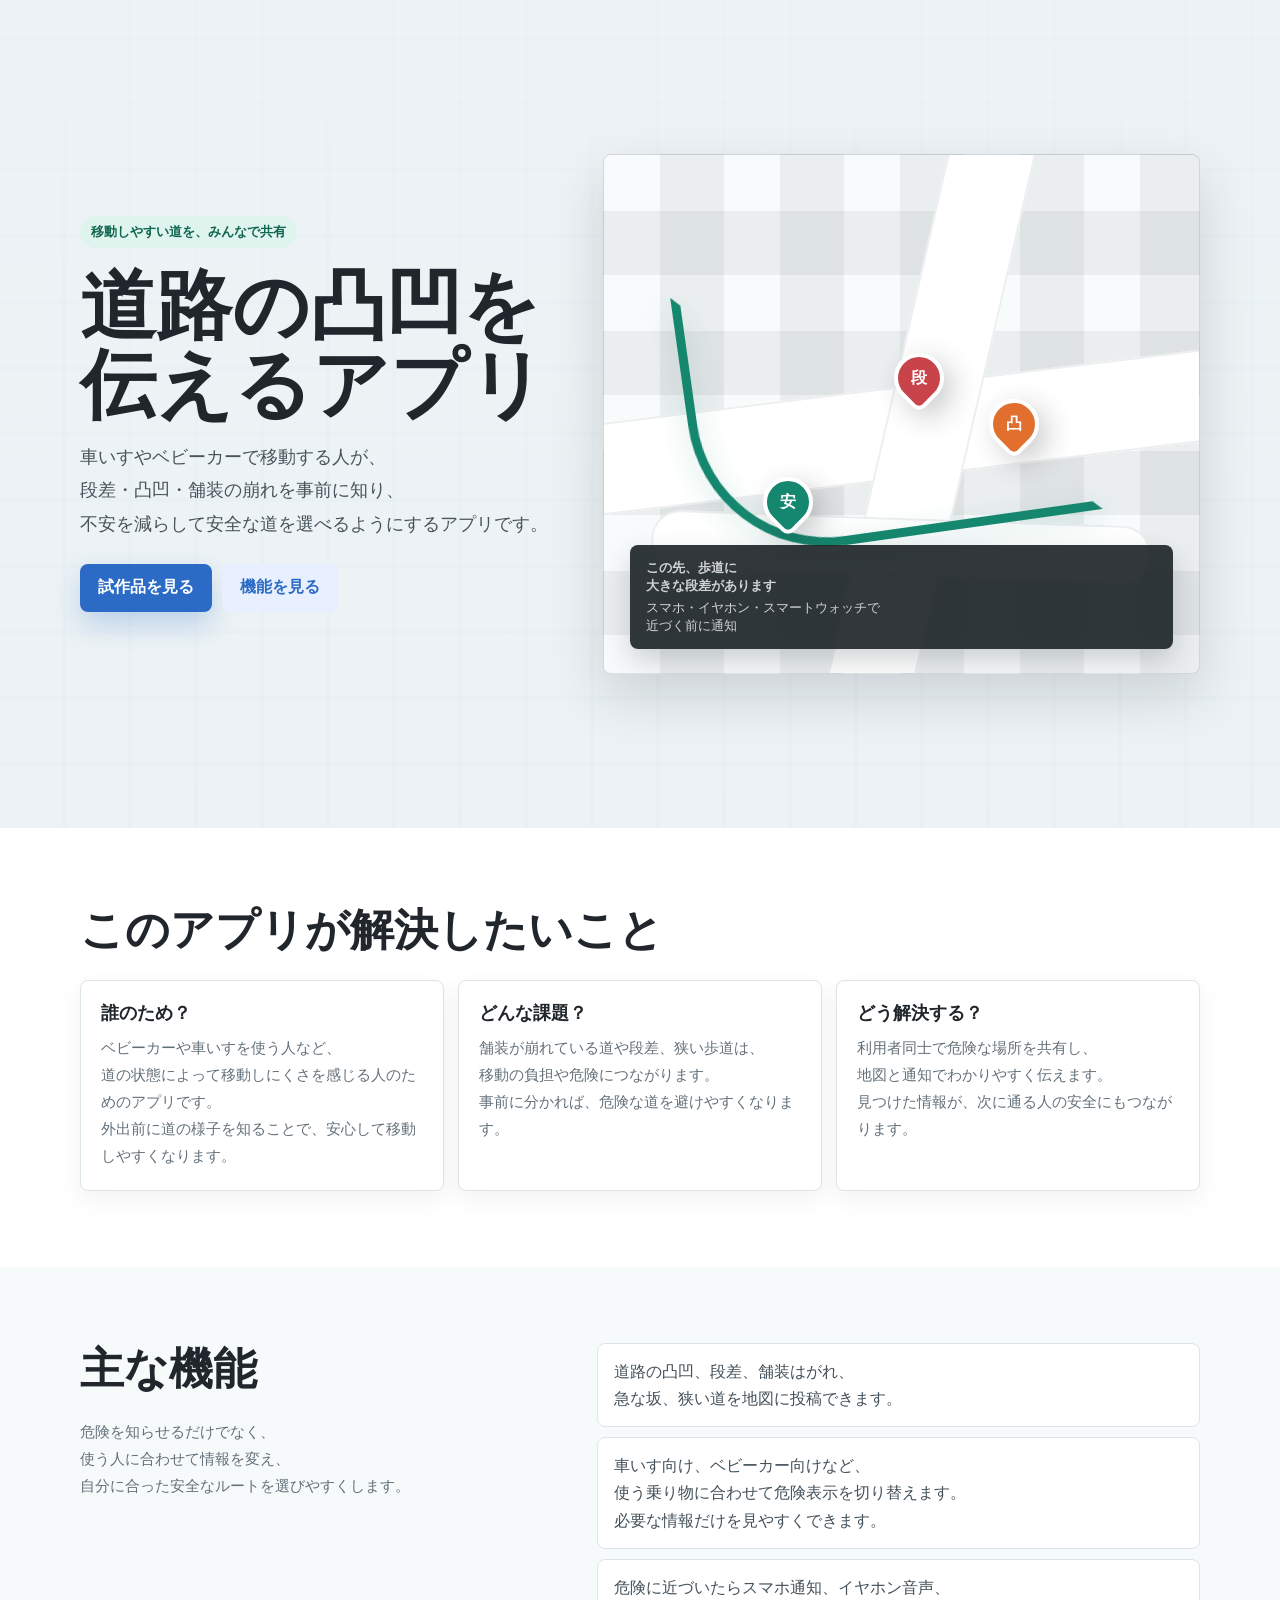
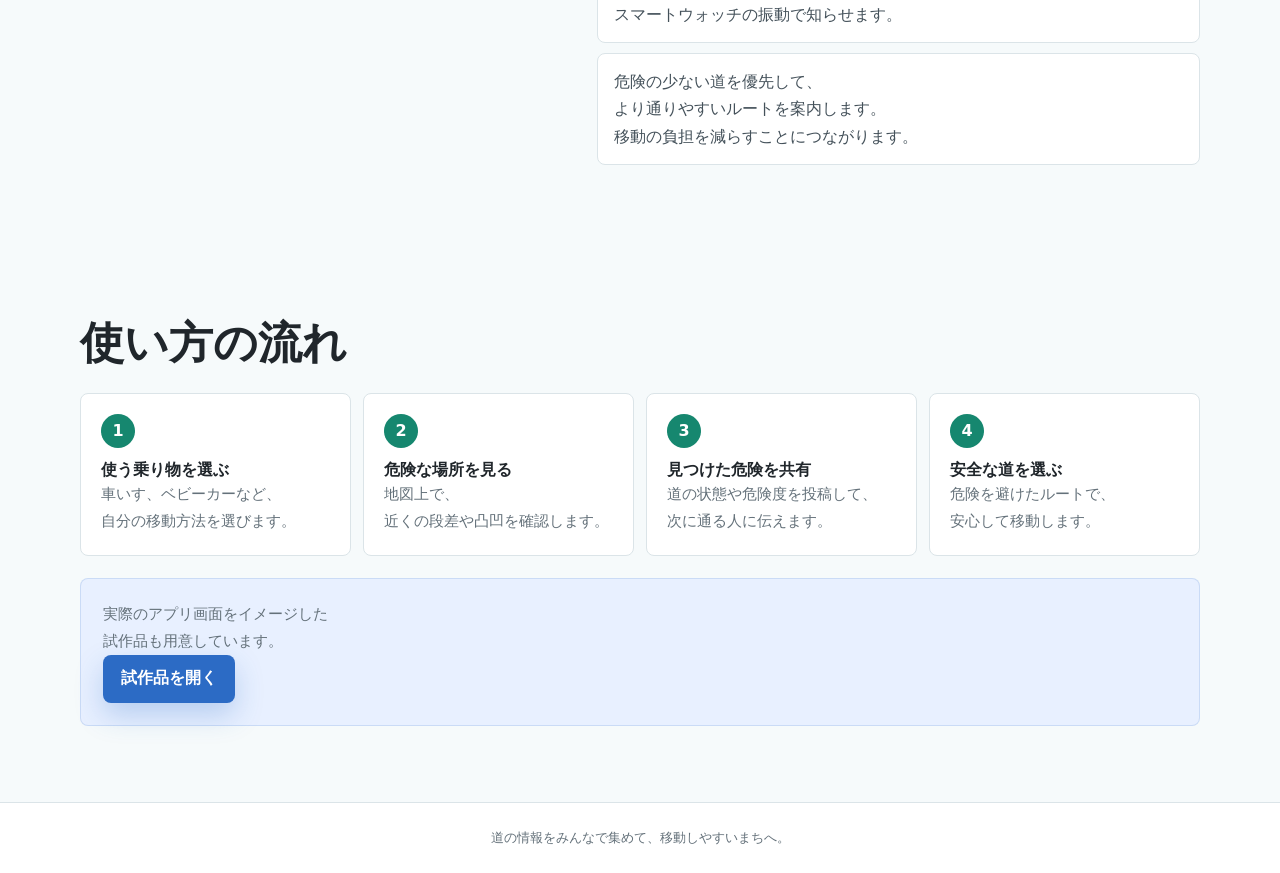
<file: road-safety-intro-site.html>
<!doctype html>
<html lang="ja">
<head>
  <meta charset="utf-8">
  <meta name="viewport" content="width=device-width, initial-scale=1">
  <title>道路の凸凹を伝えるアプリ</title>
  <style>
    :root {
      --ink: #20262b;
      --muted: #64717a;
      --line: #dbe4e8;
      --paper: #ffffff;
      --bg: #eef4f6;
      --green: #16876f;
      --green-soft: #dff4ed;
      --blue: #2c6bc5;
      --blue-soft: #e8f0ff;
      --orange: #e36f2f;
      --red: #c9434b;
      --shadow: 0 22px 54px rgba(32, 38, 43, 0.16);
    }

    * {
      box-sizing: border-box;
    }

    body {
      margin: 0;
      font-family: "Yu Gothic", "Hiragino Kaku Gothic ProN", Meiryo, system-ui, sans-serif;
      color: var(--ink);
      background: var(--bg);
    }

    .hero {
      min-height: 92vh;
      display: grid;
      align-items: center;
      padding: 28px;
      background:
        linear-gradient(rgba(238, 244, 246, 0.88), rgba(238, 244, 246, 0.76)),
        repeating-linear-gradient(90deg, transparent 0 62px, rgba(44, 107, 197, 0.08) 62px 66px),
        repeating-linear-gradient(0deg, transparent 0 62px, rgba(44, 107, 197, 0.08) 62px 66px),
        #e7eef2;
      overflow: hidden;
    }

    .hero-inner {
      width: min(1120px, 100%);
      margin: 0 auto;
      display: grid;
      grid-template-columns: minmax(0, 0.9fr) minmax(360px, 1.1fr);
      gap: 34px;
      align-items: center;
    }

    .eyebrow {
      display: inline-flex;
      width: fit-content;
      min-height: 32px;
      align-items: center;
      padding: 0 11px;
      border-radius: 999px;
      color: #0f654f;
      background: var(--green-soft);
      font-size: 13px;
      font-weight: 800;
    }

    h1 {
      margin: 18px 0 16px;
      font-size: clamp(40px, 7vw, 76px);
      line-height: 1.04;
      letter-spacing: 0;
    }

    .lead {
      margin: 0 0 24px;
      max-width: 34em;
      color: #47545c;
      font-size: 18px;
      line-height: 1.85;
    }

    .line {
      display: block;
    }

    .actions {
      display: flex;
      gap: 10px;
      flex-wrap: wrap;
    }

    .button {
      display: inline-flex;
      min-height: 48px;
      align-items: center;
      justify-content: center;
      padding: 0 18px;
      border-radius: 8px;
      color: #fff;
      background: var(--blue);
      text-decoration: none;
      font-weight: 800;
      box-shadow: 0 12px 28px rgba(44, 107, 197, 0.26);
    }

    .button.secondary {
      color: var(--blue);
      background: var(--blue-soft);
      box-shadow: none;
    }

    .map-visual {
      position: relative;
      min-height: 520px;
      border-radius: 8px;
      background:
        linear-gradient(90deg, transparent 0 56px, rgba(32, 38, 43, 0.06) 56px 60px),
        linear-gradient(transparent 0 56px, rgba(32, 38, 43, 0.06) 56px 60px),
        #f8fbfc;
      background-size: 120px 120px;
      box-shadow: var(--shadow);
      border: 1px solid rgba(32, 38, 43, 0.12);
      overflow: hidden;
    }

    .road {
      position: absolute;
      border-radius: 999px;
      background: #fff;
      box-shadow: inset 0 0 0 2px rgba(32, 38, 43, 0.08);
    }

    .road.one {
      left: -12%;
      right: -8%;
      top: 45%;
      height: 92px;
      transform: rotate(-7deg);
    }

    .road.two {
      left: 48%;
      top: -14%;
      width: 86px;
      height: 128%;
      transform: rotate(13deg);
    }

    .road.three {
      left: 8%;
      right: 8%;
      top: 70%;
      height: 58px;
      transform: rotate(2deg);
    }

    .safe-line {
      position: absolute;
      left: 14%;
      top: 22%;
      width: 67%;
      height: 52%;
      border: 9px solid transparent;
      border-left-color: var(--green);
      border-bottom-color: var(--green);
      border-radius: 0 0 0 140px;
      transform: rotate(-8deg);
      filter: drop-shadow(0 8px 14px rgba(22, 135, 111, 0.24));
    }

    .pin {
      position: absolute;
      width: 50px;
      height: 50px;
      display: grid;
      place-items: center;
      border-radius: 50% 50% 50% 9px;
      transform: translate(-50%, -50%) rotate(-45deg);
      color: #fff;
      border: 4px solid #fff;
      font-weight: 900;
      box-shadow: 0 12px 28px rgba(32, 38, 43, 0.24);
    }

    .pin span {
      transform: rotate(45deg);
    }

    .pin.red { background: var(--red); left: 53%; top: 43%; }
    .pin.orange { background: var(--orange); left: 69%; top: 52%; }
    .pin.green { background: var(--green); left: 31%; top: 67%; }

    .notice {
      position: absolute;
      left: 26px;
      right: 26px;
      bottom: 24px;
      display: grid;
      gap: 4px;
      padding: 14px 16px;
      border-radius: 8px;
      color: #fff;
      background: rgba(32, 38, 43, 0.92);
      box-shadow: 0 12px 28px rgba(32, 38, 43, 0.2);
    }

    .notice strong {
      font-size: 16px;
    }

    .notice span {
      color: rgba(255, 255, 255, 0.78);
      font-size: 13px;
    }

    section {
      padding: 76px 28px;
      background: var(--paper);
    }

    section.alt {
      background: #f6fafb;
    }

    .wrap {
      width: min(1120px, 100%);
      margin: 0 auto;
    }

    .section-title {
      margin: 0 0 24px;
      font-size: clamp(28px, 4vw, 44px);
      line-height: 1.18;
      letter-spacing: 0;
    }

    .grid {
      display: grid;
      grid-template-columns: repeat(3, 1fr);
      gap: 14px;
    }

    .card {
      min-height: 190px;
      padding: 20px;
      border-radius: 8px;
      border: 1px solid var(--line);
      background: #fff;
      box-shadow: 0 8px 24px rgba(32, 38, 43, 0.06);
    }

    .card b {
      display: block;
      margin-bottom: 10px;
      font-size: 18px;
    }

    .card p,
    .text {
      margin: 0;
      color: var(--muted);
      font-size: 15px;
      line-height: 1.8;
    }

    .flow {
      display: grid;
      grid-template-columns: repeat(4, 1fr);
      gap: 12px;
      counter-reset: step;
    }

    .step {
      position: relative;
      min-height: 150px;
      padding: 20px;
      border-radius: 8px;
      background: #fff;
      border: 1px solid var(--line);
    }

    .step::before {
      counter-increment: step;
      content: counter(step);
      display: grid;
      place-items: center;
      width: 34px;
      height: 34px;
      margin-bottom: 12px;
      border-radius: 50%;
      color: #fff;
      background: var(--green);
      font-weight: 900;
    }

    .two-col {
      display: grid;
      grid-template-columns: 0.9fr 1.1fr;
      gap: 24px;
      align-items: start;
    }

    .feature-list {
      display: grid;
      gap: 10px;
      margin: 0;
      padding: 0;
      list-style: none;
    }

    .feature-list li {
      padding: 14px 16px;
      border-radius: 8px;
      background: #fff;
      border: 1px solid var(--line);
      color: #44515a;
      line-height: 1.7;
    }

    .demo-link {
      margin-top: 22px;
      padding: 22px;
      border-radius: 8px;
      background: var(--blue-soft);
      border: 1px solid rgba(44, 107, 197, 0.16);
    }

    footer {
      padding: 26px 28px;
      color: var(--muted);
      background: #fff;
      border-top: 1px solid var(--line);
      text-align: center;
      font-size: 13px;
    }

    @media (max-width: 900px) {
      .hero-inner,
      .two-col,
      .grid,
      .flow {
        grid-template-columns: 1fr;
      }

      .map-visual {
        min-height: 460px;
      }
    }

    @media (max-width: 560px) {
      .hero,
      section {
        padding-left: 16px;
        padding-right: 16px;
      }

      .hero {
        padding-top: 20px;
      }

      .map-visual {
        min-height: 390px;
      }

      .notice {
        left: 14px;
        right: 14px;
      }
    }
  </style>
</head>
<body>
  <header class="hero">
    <div class="hero-inner">
      <div>
        <span class="eyebrow">移動しやすい道を、みんなで共有</span>
        <h1>道路の凸凹を伝えるアプリ</h1>
        <p class="lead">
          <span class="line">車いすやベビーカーで移動する人が、</span>
          <span class="line">段差・凸凹・舗装の崩れを事前に知り、</span>
          <span class="line">不安を減らして安全な道を選べるようにするアプリです。</span>
        </p>
        <div class="actions">
          <a class="button" href="road-safety-map-app.html">試作品を見る</a>
          <a class="button secondary" href="#features">機能を見る</a>
        </div>
      </div>

      <div class="map-visual" aria-label="アプリの地図イメージ">
        <div class="road one"></div>
        <div class="road two"></div>
        <div class="road three"></div>
        <div class="safe-line"></div>
        <div class="pin red"><span>段</span></div>
        <div class="pin orange"><span>凸</span></div>
        <div class="pin green"><span>安</span></div>
        <div class="notice">
          <strong>
            <span class="line">この先、歩道に</span>
            <span class="line">大きな段差があります</span>
          </strong>
          <span>
            <span class="line">スマホ・イヤホン・スマートウォッチで</span>
            <span class="line">近づく前に通知</span>
          </span>
        </div>
      </div>
    </div>
  </header>

  <section>
    <div class="wrap">
      <h2 class="section-title">このアプリが解決したいこと</h2>
      <div class="grid">
        <article class="card">
          <b>誰のため？</b>
          <p>
            <span class="line">ベビーカーや車いすを使う人など、</span>
            <span class="line">道の状態によって移動しにくさを感じる人のためのアプリです。</span>
            <span class="line">外出前に道の様子を知ることで、安心して移動しやすくなります。</span>
          </p>
        </article>
        <article class="card">
          <b>どんな課題？</b>
          <p>
            <span class="line">舗装が崩れている道や段差、狭い歩道は、</span>
            <span class="line">移動の負担や危険につながります。</span>
            <span class="line">事前に分かれば、危険な道を避けやすくなります。</span>
          </p>
        </article>
        <article class="card">
          <b>どう解決する？</b>
          <p>
            <span class="line">利用者同士で危険な場所を共有し、</span>
            <span class="line">地図と通知でわかりやすく伝えます。</span>
            <span class="line">見つけた情報が、次に通る人の安全にもつながります。</span>
          </p>
        </article>
      </div>
    </div>
  </section>

  <section class="alt" id="features">
    <div class="wrap two-col">
      <div>
        <h2 class="section-title">主な機能</h2>
        <p class="text">
          <span class="line">危険を知らせるだけでなく、</span>
          <span class="line">使う人に合わせて情報を変え、</span>
          <span class="line">自分に合った安全なルートを選びやすくします。</span>
        </p>
      </div>
      <ul class="feature-list">
        <li>
          <span class="line">道路の凸凹、段差、舗装はがれ、</span>
          <span class="line">急な坂、狭い道を地図に投稿できます。</span>
        </li>
        <li>
          <span class="line">車いす向け、ベビーカー向けなど、</span>
          <span class="line">使う乗り物に合わせて危険表示を切り替えます。</span>
          <span class="line">必要な情報だけを見やすくできます。</span>
        </li>
        <li>
          <span class="line">危険に近づいたらスマホ通知、イヤホン音声、</span>
          <span class="line">スマートウォッチの振動で知らせます。</span>
        </li>
        <li>
          <span class="line">危険の少ない道を優先して、</span>
          <span class="line">より通りやすいルートを案内します。</span>
          <span class="line">移動の負担を減らすことにつながります。</span>
        </li>
      </ul>
    </div>
  </section>

  <section class="alt">
    <div class="wrap">
      <h2 class="section-title">使い方の流れ</h2>
      <div class="flow">
        <article class="step">
          <b>使う乗り物を選ぶ</b>
          <p class="text">
            <span class="line">車いす、ベビーカーなど、</span>
            <span class="line">自分の移動方法を選びます。</span>
          </p>
        </article>
        <article class="step">
          <b>危険な場所を見る</b>
          <p class="text">
            <span class="line">地図上で、</span>
            <span class="line">近くの段差や凸凹を確認します。</span>
          </p>
        </article>
        <article class="step">
          <b>見つけた危険を共有</b>
          <p class="text">
            <span class="line">道の状態や危険度を投稿して、</span>
            <span class="line">次に通る人に伝えます。</span>
          </p>
        </article>
        <article class="step">
          <b>安全な道を選ぶ</b>
          <p class="text">
            <span class="line">危険を避けたルートで、</span>
            <span class="line">安心して移動します。</span>
          </p>
        </article>
      </div>

      <div class="demo-link">
        <p class="text">
          <span class="line">実際のアプリ画面をイメージした</span>
          <span class="line">試作品も用意しています。</span>
        </p>
        <div class="actions">
          <a class="button" href="road-safety-map-app.html">試作品を開く</a>
        </div>
      </div>
    </div>
  </section>

  <footer>
    道の情報をみんなで集めて、移動しやすいまちへ。
  </footer>
</body>
</html>
</file>
